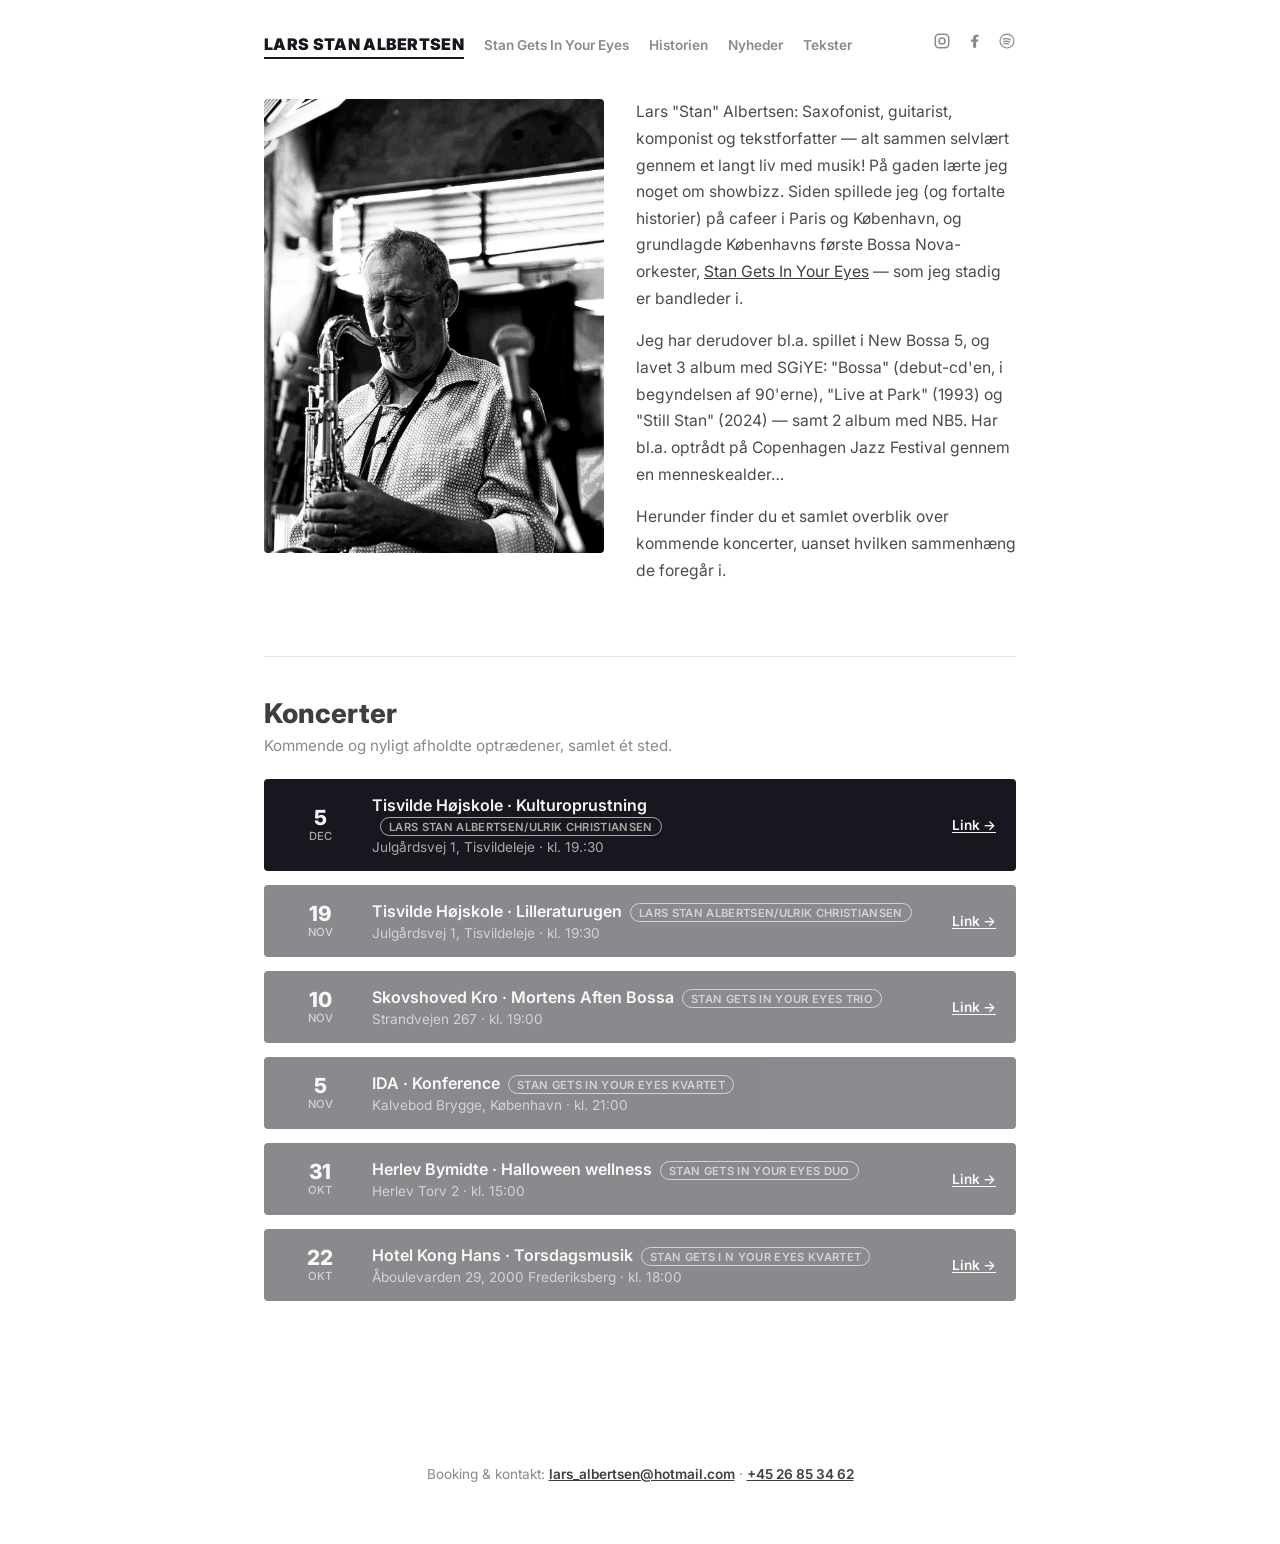
<file: index.html>
<!DOCTYPE html>
<html lang="da">
<head>
  <meta charset="UTF-8">
  <meta name="viewport" content="width=device-width, initial-scale=1.0">
  <title>Lars Stan Albertsen · Saxofonist</title>
  <meta name="description" content="Lars Nagel Albertsen — saxofonist og fast medlem af Stan Gets In Your Eyes, Danmarks ældste Bossa Nova-orkester. Se koncerter, nyheder og musik.">
  <link rel="canonical" href="https://larsnagelalbertsen.dk/">

  <meta property="og:type" content="website">
  <meta property="og:title" content="Lars Stan Albertsen · Saxofonist">
  <meta property="og:description" content="Lars Nagel Albertsen — saxofonist og fast medlem af Stan Gets In Your Eyes, Danmarks ældste Bossa Nova-orkester.">
  <meta property="og:url" content="https://larsnagelalbertsen.dk/">
  <meta property="og:image" content="https://larsnagelalbertsen.dk/images/lars/sax-lars.jpg">
  <meta name="twitter:card" content="summary_large_image">

  <link rel="icon" type="image/svg+xml" href="/favicon.svg">

  <link rel="preconnect" href="https://fonts.googleapis.com">
  <link href="https://fonts.googleapis.com/css2?family=Inter:wght@400;500;600;700;800;900&display=swap" rel="stylesheet">
  <link rel="stylesheet" href="style.css">

  <script type="application/ld+json">
  {
    "@context": "https://schema.org",
    "@type": "Person",
    "name": "Lars Nagel Albertsen",
    "alternateName": ["Lars Stan Albertsen", "Lars Albertsen"],
    "jobTitle": "Saxofonist",
    "url": "https://larsnagelalbertsen.dk/",
    "image": "https://larsnagelalbertsen.dk/images/lars/sax-lars.jpg",
    "memberOf": {
      "@type": "MusicGroup",
      "name": "Stan Gets In Your Eyes",
      "genre": "Bossa Nova",
      "foundingDate": "1986",
      "url": "https://larsnagelalbertsen.dk/stan-gets-in-your-eyes/"
    },
    "sameAs": [
      "https://www.instagram.com/lars_stan_albersen/",
      "https://www.facebook.com/profile.php?id=61558845957687",
      "https://open.spotify.com/artist/53Dsjyzh0SWKxuFf1CqgU6"
    ]
  }
  </script>
</head>
<body>

  <nav class="site-nav">
    <div class="site-nav-links">
    <a class="site-nav-name is-active" href="/">Lars Stan Albertsen</a>
    <a class="site-nav-tab" href="/stan-gets-in-your-eyes/">Stan Gets In Your Eyes</a>
    <a class="site-nav-tab" href="/historien/">Historien</a>
    <a class="site-nav-tab" href="/nyheder/">Nyheder</a>
    <a class="site-nav-tab" href="/tekster/">Tekster</a>
    </div>

    <div class="site-nav-social">
      <a href="https://www.instagram.com/lars_stan_albersen/" target="_blank" rel="noopener" aria-label="Instagram">
        <svg viewBox="0 0 24 24" fill="none" stroke="currentColor" stroke-width="2" stroke-linecap="round" stroke-linejoin="round"><rect x="3" y="3" width="18" height="18" rx="5"/><circle cx="12" cy="12" r="4"/><circle cx="17.5" cy="6.5" r="0.6" fill="currentColor" stroke="none"/></svg>
      </a>
      <a href="https://www.facebook.com/profile.php?id=61558845957687" target="_blank" rel="noopener" aria-label="Facebook">
        <svg viewBox="0 0 24 24" fill="currentColor"><path d="M13.5 21v-8h2.7l.4-3.1h-3.1V8c0-.9.2-1.5 1.6-1.5h1.7V3.7C15.9 3.6 14.9 3.5 13.7 3.5c-2.5 0-4.2 1.5-4.2 4.3v2.1H6.8v3.1h2.7v8h4z"/></svg>
      </a>
      <a href="https://open.spotify.com/artist/53Dsjyzh0SWKxuFf1CqgU6" target="_blank" rel="noopener" aria-label="Spotify">
        <svg viewBox="0 0 24 24" fill="none" stroke="currentColor" stroke-width="1.6" stroke-linecap="round"><circle cx="12" cy="12" r="9.3"/><path d="M7 9.5c3-1 7-.6 9.5 1"/><path d="M7.3 12.7c2.5-.8 5.8-.5 8 .8"/><path d="M7.6 15.7c2-.6 4.6-.4 6.3.6"/></svg>
      </a>
    </div>
  </nav>

  <main class="hub">
    <h1 class="visually-hidden">Lars Nagel Albertsen — saxofonist, medlem af Stan Gets In Your Eyes</h1>
    <section class="profile">
      <div class="profile-photo">
        <img src="images/lars/sax-lars.jpg" alt="Lars Nagel Albertsen (Lars Stan Albertsen) spiller saxofon">
      </div>
      <div class="profile-text">
        <p>Lars "Stan" Albertsen: Saxofonist, guitarist, komponist og
        tekstforfatter — alt sammen selvlært gennem et langt liv med
        musik! På gaden lærte jeg noget om showbizz. Siden spillede
        jeg (og fortalte historier) på cafeer i Paris og København,
        og grundlagde Københavns første Bossa Nova-orkester,
        <a href="/stan-gets-in-your-eyes/">Stan Gets In Your Eyes</a>
        — som jeg stadig er bandleder i.</p>

        <p>Jeg har derudover bl.a. spillet i New Bossa 5, og lavet 3
        album med SGiYE: "Bossa" (debut-cd'en, i begyndelsen af
        90'erne), "Live at Park" (1993) og "Still Stan" (2024) —
        samt 2 album med NB5. Har bl.a. optrådt på Copenhagen Jazz
        Festival gennem en menneskealder…</p>

        <p>Herunder finder du et samlet overblik over kommende
        koncerter, uanset hvilken sammenhæng de foregår i.</p>
      </div>
    </section>

    <section class="section" id="koncerter">
      <h2 class="section-title">Koncerter</h2>
      <p class="section-intro">Kommende og nyligt afholdte optrædener, samlet ét sted.</p>

      <ul id="events-list" class="events-list">
        <li class="events-loading">henter koncerter…</li>
      </ul>
    </section>
  </main>

  <footer class="site-footer">
    <p>Booking &amp; kontakt: <a href="mailto:lars_albertsen@hotmail.com">lars_albertsen@hotmail.com</a> · <a href="tel:+4526853462">+45 26 85 34 62</a></p>
  </footer>

  <script src="script.js"></script>
</body>
</html>
</file>
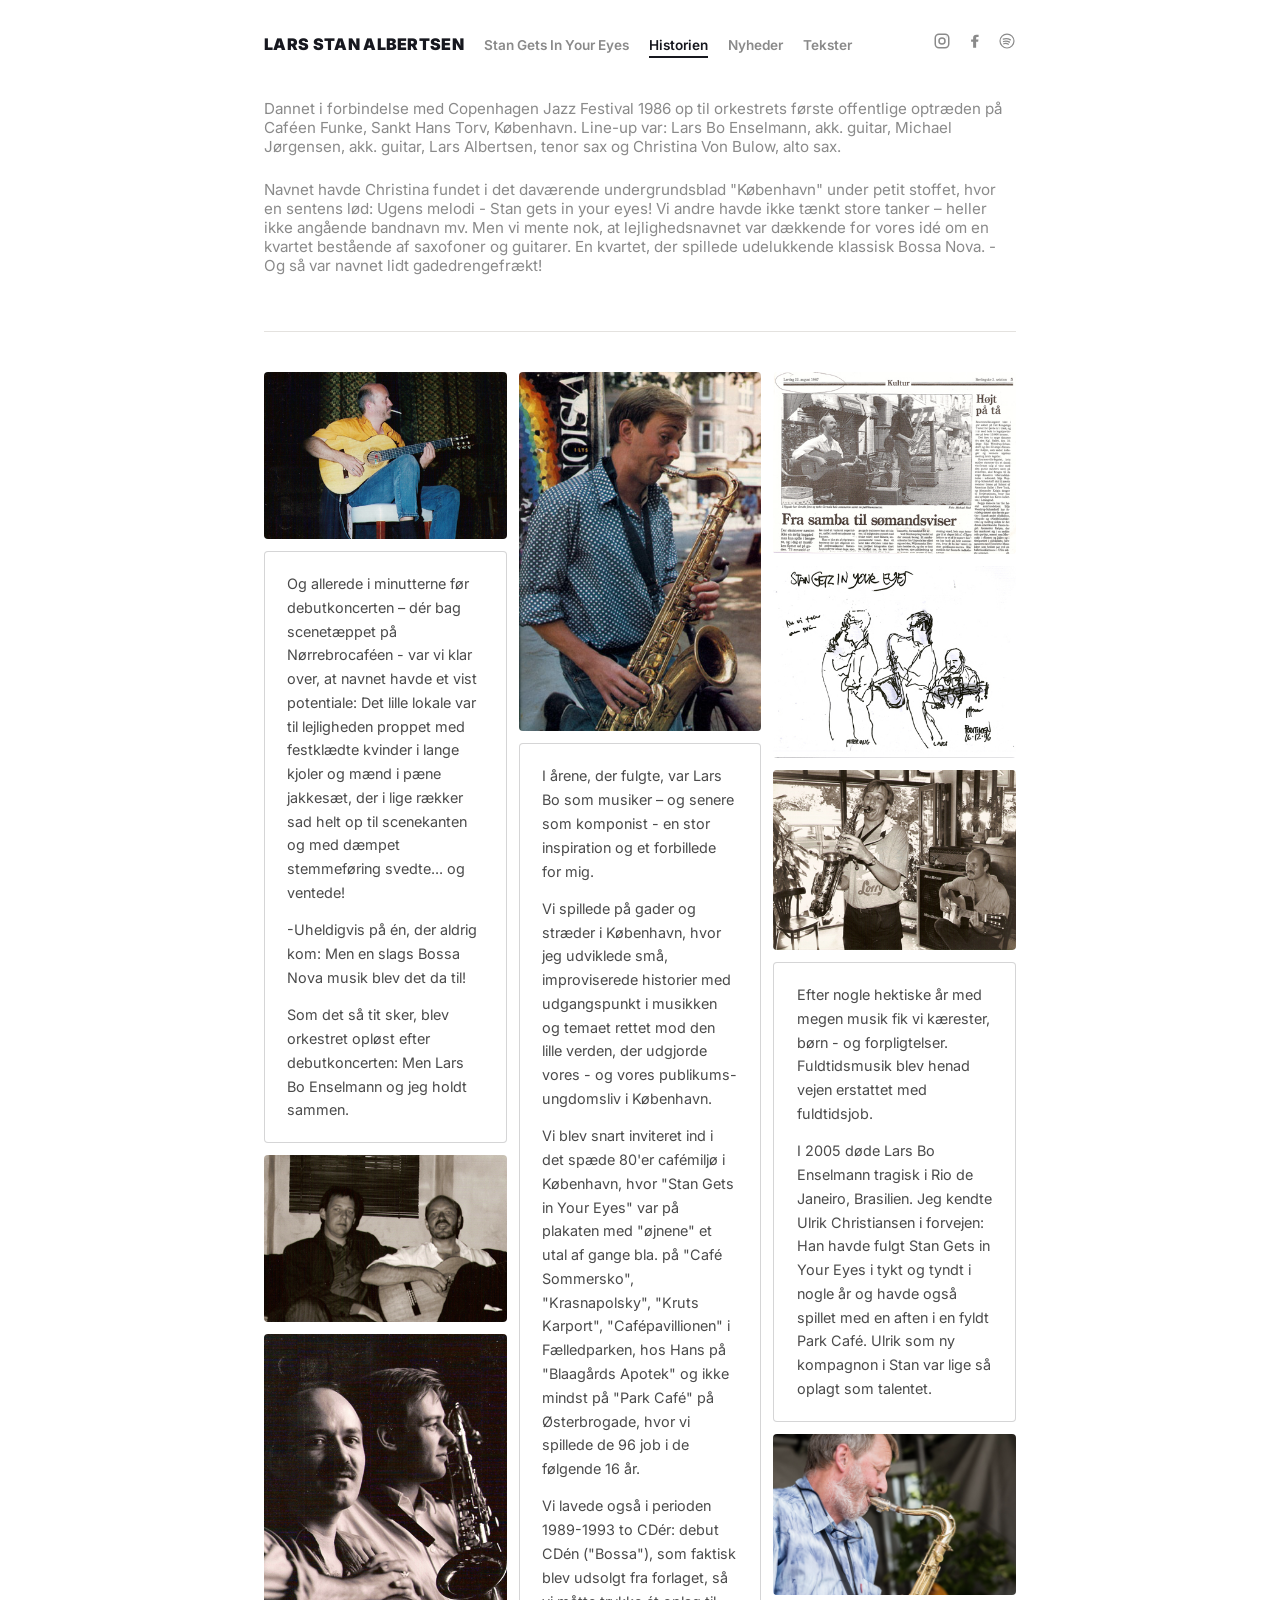
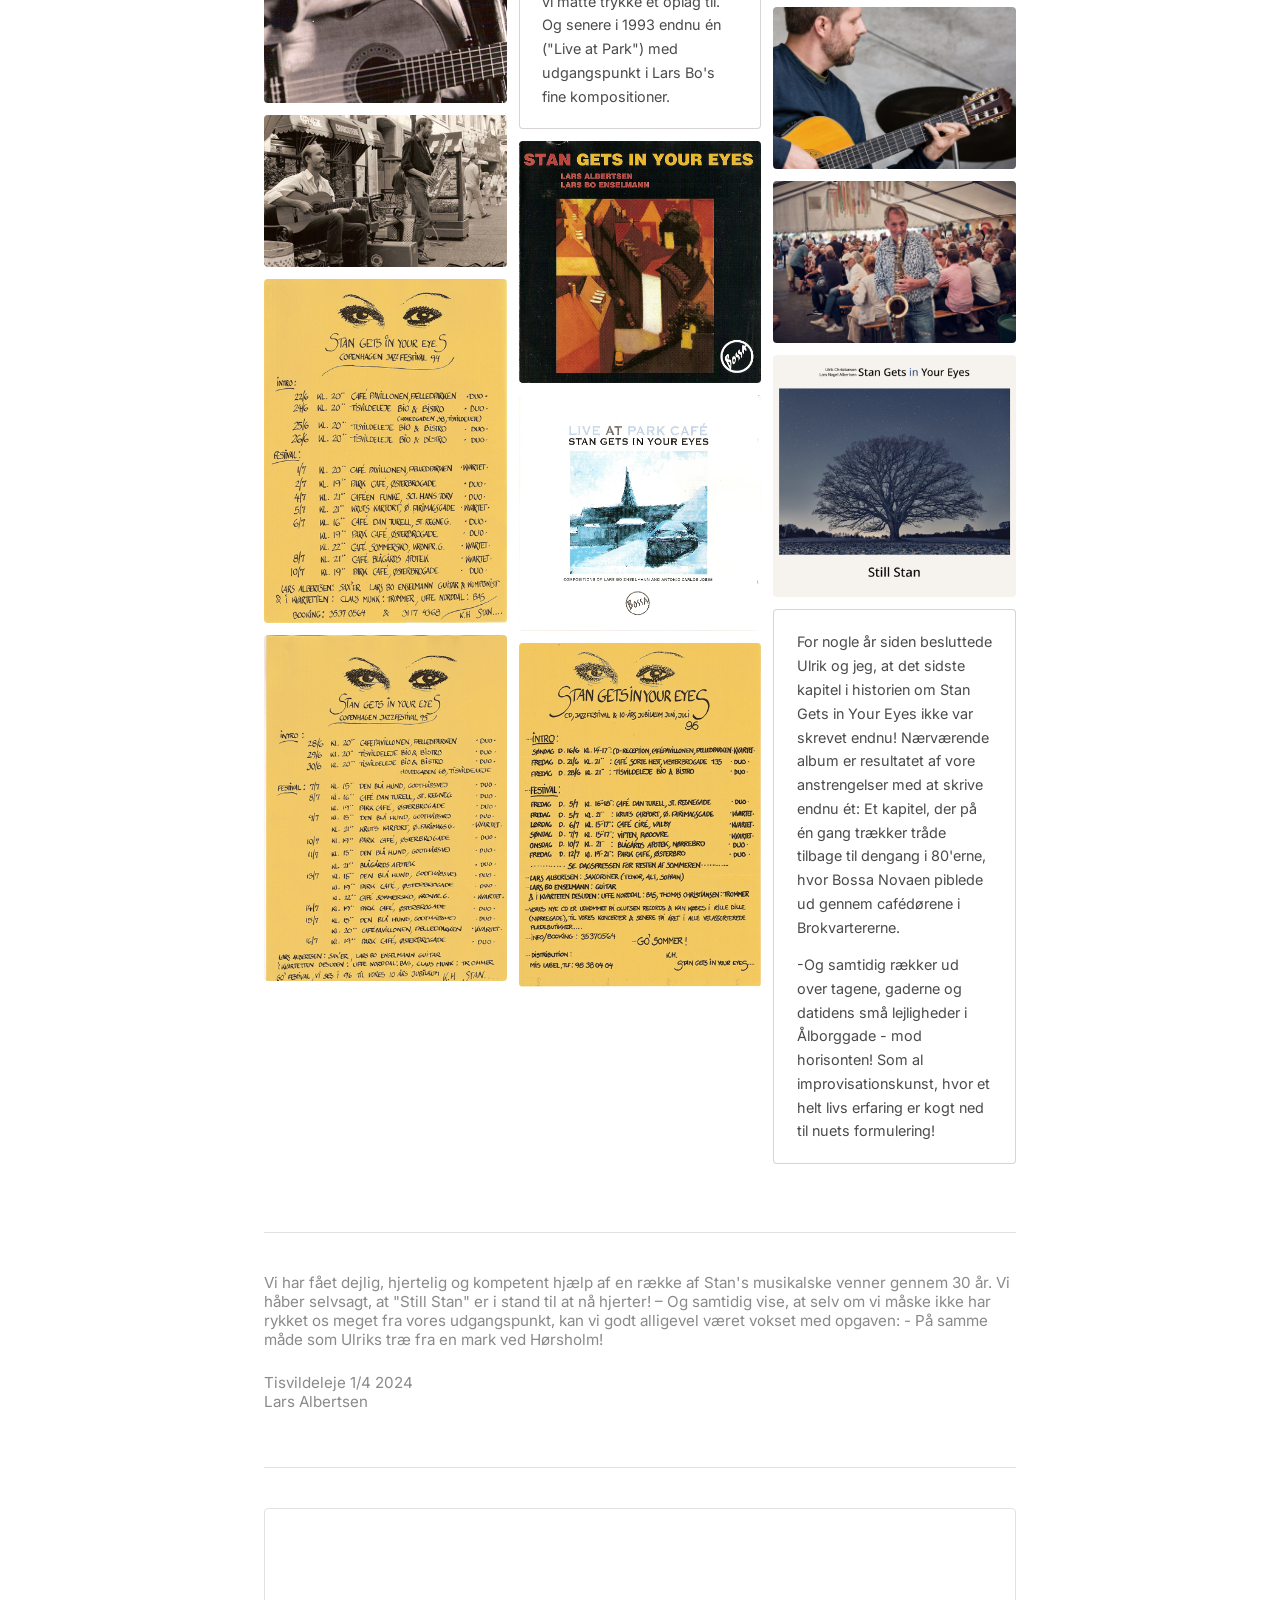
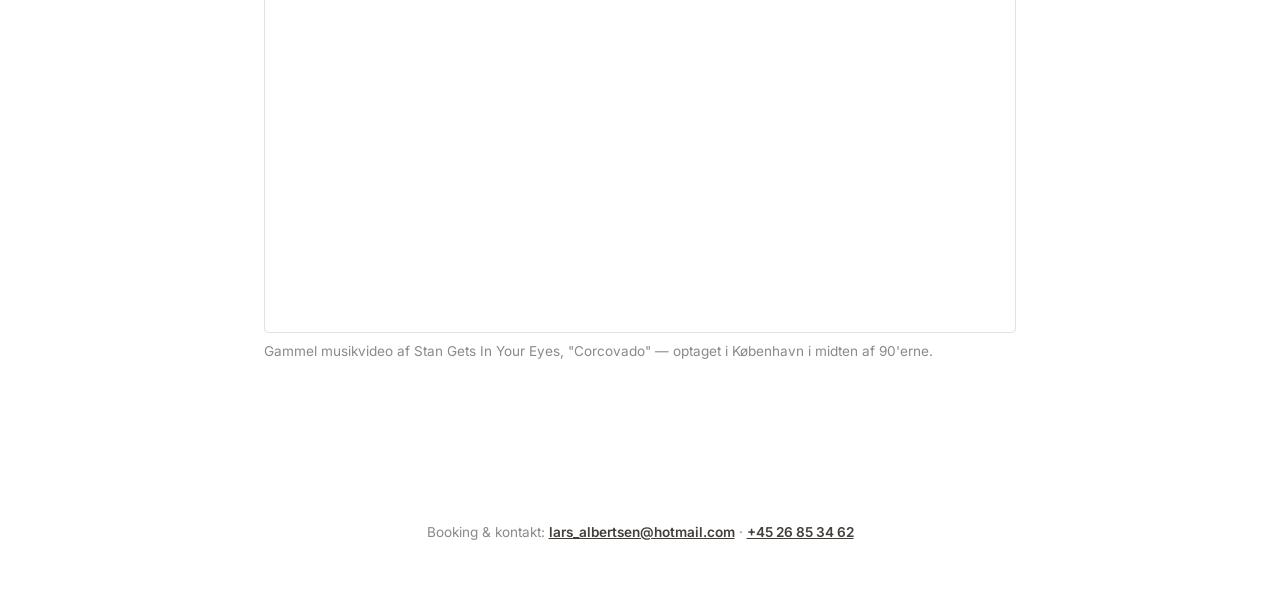
<file: historien/index.html>
<!DOCTYPE html>
<html lang="da">
<head>
  <meta charset="UTF-8">
  <meta name="viewport" content="width=device-width, initial-scale=1.0">
  <title>Historien · Lars Stan Albertsen</title>
  <meta name="description" content="Et arkiv af billeder, avisudklip og koncertprogrammer fra Stan Gets In Your Eyes' historie, med Lars Nagel Albertsen og Lars Bo Enselmann.">
  <link rel="canonical" href="https://larsnagelalbertsen.dk/historien/">

  <meta property="og:type" content="website">
  <meta property="og:title" content="Historien · Lars Stan Albertsen">
  <meta property="og:description" content="Et arkiv af billeder, avisudklip og koncertprogrammer fra Stan Gets In Your Eyes' historie.">
  <meta property="og:url" content="https://larsnagelalbertsen.dk/historien/">
  <meta property="og:image" content="https://larsnagelalbertsen.dk/images/historien/lars-90s-sax.jpg">
  <meta name="twitter:card" content="summary_large_image">

  <link rel="icon" type="image/svg+xml" href="/favicon.svg">

  <link rel="preconnect" href="https://fonts.googleapis.com">
  <link href="https://fonts.googleapis.com/css2?family=Inter:wght@400;500;600;700;800;900&display=swap" rel="stylesheet">
  <link rel="stylesheet" href="../style.css">
</head>
<body>

  <nav class="site-nav">
    <div class="site-nav-links">
    <a class="site-nav-name" href="/">Lars Stan Albertsen</a>
    <a class="site-nav-tab" href="/stan-gets-in-your-eyes/">Stan Gets In Your Eyes</a>
    <a class="site-nav-tab is-active" href="/historien/">Historien</a>
    <a class="site-nav-tab" href="/nyheder/">Nyheder</a>
    <a class="site-nav-tab" href="/tekster/">Tekster</a>
    </div>

    <div class="site-nav-social">
      <a href="https://www.instagram.com/lars_stan_albersen/" target="_blank" rel="noopener" aria-label="Instagram">
        <svg viewBox="0 0 24 24" fill="none" stroke="currentColor" stroke-width="2" stroke-linecap="round" stroke-linejoin="round"><rect x="3" y="3" width="18" height="18" rx="5"/><circle cx="12" cy="12" r="4"/><circle cx="17.5" cy="6.5" r="0.6" fill="currentColor" stroke="none"/></svg>
      </a>
      <a href="https://www.facebook.com/profile.php?id=61558845957687" target="_blank" rel="noopener" aria-label="Facebook">
        <svg viewBox="0 0 24 24" fill="currentColor"><path d="M13.5 21v-8h2.7l.4-3.1h-3.1V8c0-.9.2-1.5 1.6-1.5h1.7V3.7C15.9 3.6 14.9 3.5 13.7 3.5c-2.5 0-4.2 1.5-4.2 4.3v2.1H6.8v3.1h2.7v8h4z"/></svg>
      </a>
      <a href="https://open.spotify.com/artist/53Dsjyzh0SWKxuFf1CqgU6" target="_blank" rel="noopener" aria-label="Spotify">
        <svg viewBox="0 0 24 24" fill="none" stroke="currentColor" stroke-width="1.6" stroke-linecap="round"><circle cx="12" cy="12" r="9.3"/><path d="M7 9.5c3-1 7-.6 9.5 1"/><path d="M7.3 12.7c2.5-.8 5.8-.5 8 .8"/><path d="M7.6 15.7c2-.6 4.6-.4 6.3.6"/></svg>
      </a>
    </div>
  </nav>

  <main class="hub">
    <!-- Sidetitlen står skjult: den aktive fane i topnavigationen viser
         allerede hvilken side man er på. Beholdt for SEO/skærmlæsere. -->
    <h1 class="visually-hidden">Historien</h1>

    <section class="section" style="border-top: none; padding-top: 0;">
      <p class="section-intro">Dannet i forbindelse med Copenhagen Jazz Festival 1986 op til orkestrets første offentlige optræden på Caféen Funke, Sankt Hans Torv, København. Line-up var: Lars Bo Enselmann, akk. guitar, Michael Jørgensen, akk. guitar, Lars Albertsen, tenor sax og Christina Von Bulow, alto sax.</p>
      <p class="section-intro">Navnet havde Christina fundet i det daværende undergrundsblad "København" under petit stoffet, hvor en sentens lød: Ugens melodi - Stan gets in your eyes! Vi andre havde ikke tænkt store tanker – heller ikke angående bandnavn mv. Men vi mente nok, at lejlighedsnavnet var dækkende for vores idé om en kvartet bestående af saxofoner og guitarer. En kvartet, der spillede udelukkende klassisk Bossa Nova. - Og så var navnet lidt gadedrengefrækt!</p>
    </section>

    <section class="section" id="billeder">
      <div class="gallery gallery--masonry">
        <img src="../images/historien/serie3.jpg" alt="Lars Bo Enselmann spiller guitar" loading="lazy">

        <div class="gallery-note">
          <p>Og allerede i minutterne før debutkoncerten – dér bag scenetæppet på Nørrebrocaféen - var vi klar over, at navnet havde et vist potentiale: Det lille lokale var til lejligheden proppet med festklædte kvinder i lange kjoler og mænd i pæne jakkesæt, der i lige rækker sad helt op til scenekanten og med dæmpet stemmeføring svedte... og ventede!</p>
          <p>-Uheldigvis på én, der aldrig kom: Men en slags Bossa Nova musik blev det da til!</p>
          <p>Som det så tit sker, blev orkestret opløst efter debutkoncerten: Men Lars Bo Enselmann og jeg holdt sammen.</p>
        </div>

        <img src="../images/historien/serie2-kopi.jpg" alt="Fra dengang" loading="lazy">
        <img src="../images/historien/lars4.jpg" alt="Lars, ældre foto" loading="lazy">
        <img src="../images/historien/lars6.jpg" alt="Lars og Lars Bo Enselmann" loading="lazy">
        <img src="../images/historien/prog-94.jpg" alt="Koncertprogram 1994" loading="lazy">
        <img src="../images/historien/prog-95.jpg" alt="Koncertprogram 1995" loading="lazy">
        <img src="../images/historien/lars-90s-sax.jpg" alt="Lars spiller saxofon på gaden, 90'erne" class="col-break" loading="lazy">

        <div class="gallery-note gallery-note--b">
          <p>I årene, der fulgte, var Lars Bo som musiker – og senere som komponist - en stor inspiration og et forbillede for mig.</p>
          <p>Vi spillede på gader og stræder i København, hvor jeg udviklede små, improviserede historier med udgangspunkt i musikken og temaet rettet mod den lille verden, der udgjorde vores - og vores publikums-ungdomsliv i København.</p>
          <p>Vi blev snart inviteret ind i det spæde 80'er cafémiljø i København, hvor "Stan Gets in Your Eyes" var på plakaten med "øjnene" et utal af gange bla. på "Café Sommersko", "Krasnapolsky", "Kruts Karport", "Cafépavillionen" i Fælledparken, hos Hans på "Blaagårds Apotek" og ikke mindst på "Park Café" på Østerbrogade, hvor vi spillede de 96 job i de følgende 16 år.</p>
          <p>Vi lavede også i perioden 1989-1993 to CDér: debut CDén ("Bossa"), som faktisk blev udsolgt fra forlaget, så vi måtte trykke ét oplag til. Og senere i 1993 endnu én ("Live at Park") med udgangspunkt i Lars Bo's fine kompositioner.</p>
        </div>

        <img src="../images/historien/coversstanhigh.jpg" alt="Albumcover til debut-CD'en «Bossa»" loading="lazy">
        <img src="../images/historien/cover_live_park.jpg" alt="Albumcover til «Live at Park»" loading="lazy">
        <img src="../images/historien/prog-96.jpg" alt="Koncertprogram 1996" loading="lazy">
        <img src="../images/historien/avis.jpg" alt="Avisudklip" class="col-break" loading="lazy">
        <img src="../images/historien/politikken.jpg" alt="Avisudklip fra Politiken" loading="lazy">
        <img src="../images/historien/lars5.jpg" alt="Lars, ældre foto" loading="lazy">

        <div class="gallery-note gallery-note--c">
          <p>Efter nogle hektiske år med megen musik fik vi kærester, børn - og forpligtelser. Fuldtidsmusik blev henad vejen erstattet med fuldtidsjob.</p>
          <p>I 2005 døde Lars Bo Enselmann tragisk i Rio de Janeiro, Brasilien. Jeg kendte Ulrik Christiansen i forvejen: Han havde fulgt Stan Gets in Your Eyes i tykt og tyndt i nogle år og havde også spillet med en aften i en fyldt Park Café. Ulrik som ny kompagnon i Stan var lige så oplagt som talentet.</p>
        </div>

        <img src="../images/historien/lars-nu.jpg" alt="Lars spiller saxofon, i dag" loading="lazy">
        <img src="../images/historien/ulrik-nu.jpg" alt="Ulrik Christiansen spiller guitar, i dag" loading="lazy">
        <img src="../images/historien/stgye-mil24.jpg" alt="Stan Gets In Your Eyes til MIL 2024, Lars i front" loading="lazy">
        <img src="../images/historien/still-stan-cover.jpg" alt="Albumcoveret til Still Stan, træet fra en mark ved Hørsholm" loading="lazy">

        <div class="gallery-note gallery-note--d">
          <p>For nogle år siden besluttede Ulrik og jeg, at det sidste kapitel i historien om Stan Gets in Your Eyes ikke var skrevet endnu! Nærværende album er resultatet af vore anstrengelser med at skrive endnu ét: Et kapitel, der på én gang trækker tråde tilbage til dengang i 80'erne, hvor Bossa Novaen piblede ud gennem cafédørene i Brokvartererne.</p>
          <p>-Og samtidig rækker ud over tagene, gaderne og datidens små lejligheder i Ålborggade - mod horisonten! Som al improvisationskunst, hvor et helt livs erfaring er kogt ned til nuets formulering!</p>
        </div>
      </div>
    </section>

    <section class="section">
      <p class="section-intro">Vi har fået dejlig, hjertelig og kompetent hjælp af en række af Stan's musikalske venner gennem 30 år. Vi håber selvsagt, at "Still Stan" er i stand til at nå hjerter! – Og samtidig vise, at selv om vi måske ikke har rykket os meget fra vores udgangspunkt, kan vi godt alligevel været vokset med opgaven: - På samme måde som Ulriks træ fra en mark ved Hørsholm!</p>
      <p class="section-intro">Tisvildeleje 1/4 2024<br>Lars Albertsen</p>
    </section>

    <section class="section">
      <div class="video-embed">
        <iframe
          src="https://www.youtube.com/embed/PYtu8fqPDPU"
          title="Stan Gets In Your Eyes — Corcovado"
          allow="accelerometer; autoplay; clipboard-write; encrypted-media; gyroscope; picture-in-picture; web-share"
          referrerpolicy="strict-origin-when-cross-origin"
          loading="lazy"
          allowfullscreen>
        </iframe>
      </div>
      <p class="video-caption">Gammel musikvideo af Stan Gets In Your Eyes, "Corcovado" — optaget i København i midten af 90'erne.</p>
    </section>
  </main>

  <footer class="site-footer">
    <p>Booking &amp; kontakt: <a href="mailto:lars_albertsen@hotmail.com">lars_albertsen@hotmail.com</a> · <a href="tel:+4526853462">+45 26 85 34 62</a></p>
  </footer>

  <script src="../lightbox.js"></script>
</body>
</html>
</file>
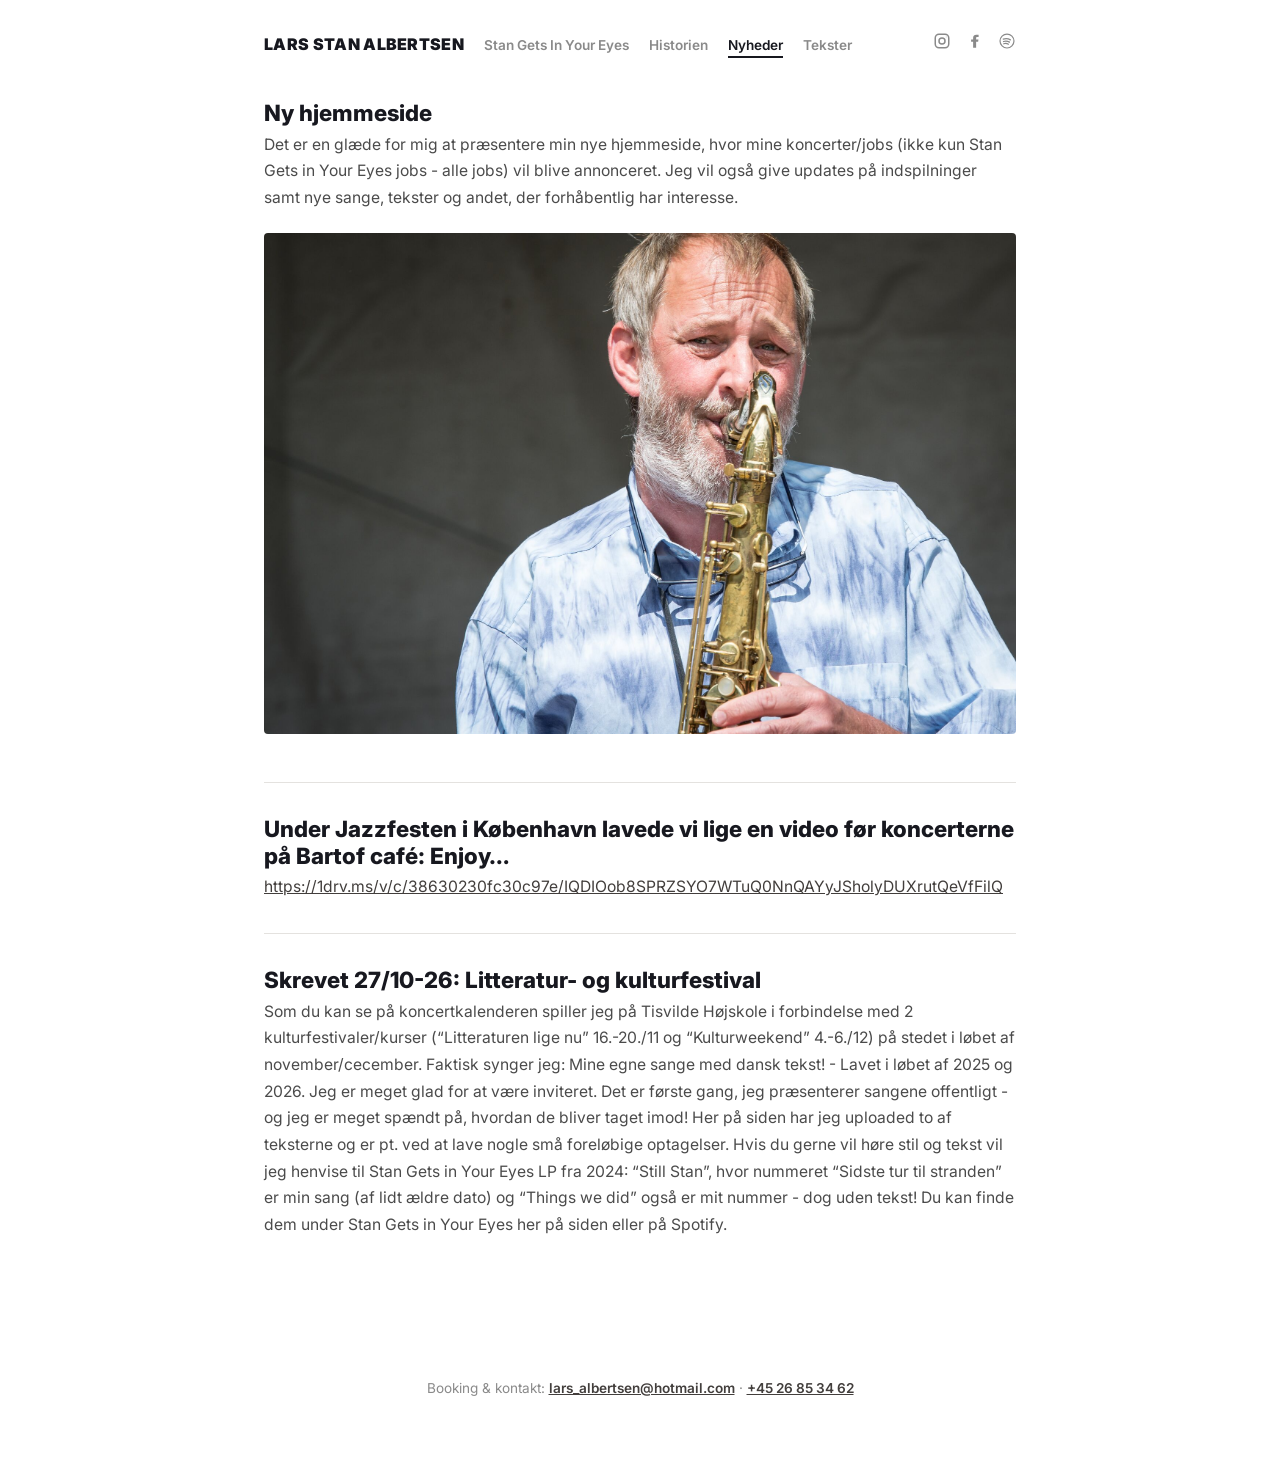
<file: nyheder/index.html>
<!DOCTYPE html>
<html lang="da">
<head>
  <meta charset="UTF-8">
  <meta name="viewport" content="width=device-width, initial-scale=1.0">
  <title>Nyheder · Lars Stan Albertsen</title>
  <meta name="description" content="Nyheder og opdateringer fra saxofonisten Lars Nagel Albertsen og bandet Stan Gets In Your Eyes.">
  <link rel="canonical" href="https://larsnagelalbertsen.dk/nyheder/">

  <meta property="og:type" content="website">
  <meta property="og:title" content="Nyheder · Lars Stan Albertsen">
  <meta property="og:description" content="Nyheder og opdateringer fra saxofonisten Lars Nagel Albertsen og bandet Stan Gets In Your Eyes.">
  <meta property="og:url" content="https://larsnagelalbertsen.dk/nyheder/">
  <meta property="og:image" content="https://larsnagelalbertsen.dk/images/lars/sax-lars.jpg">
  <meta name="twitter:card" content="summary_large_image">

  <link rel="icon" type="image/svg+xml" href="/favicon.svg">

  <link rel="preconnect" href="https://fonts.googleapis.com">
  <link href="https://fonts.googleapis.com/css2?family=Inter:wght@400;500;600;700;800;900&display=swap" rel="stylesheet">
  <link rel="stylesheet" href="../style.css">
</head>
<body>

  <nav class="site-nav">
    <div class="site-nav-links">
    <a class="site-nav-name" href="/">Lars Stan Albertsen</a>
    <a class="site-nav-tab" href="/stan-gets-in-your-eyes/">Stan Gets In Your Eyes</a>
    <a class="site-nav-tab" href="/historien/">Historien</a>
    <a class="site-nav-tab is-active" href="/nyheder/">Nyheder</a>
    <a class="site-nav-tab" href="/tekster/">Tekster</a>
    </div>

    <div class="site-nav-social">
      <a href="https://www.instagram.com/lars_stan_albersen/" target="_blank" rel="noopener" aria-label="Instagram">
        <svg viewBox="0 0 24 24" fill="none" stroke="currentColor" stroke-width="2" stroke-linecap="round" stroke-linejoin="round"><rect x="3" y="3" width="18" height="18" rx="5"/><circle cx="12" cy="12" r="4"/><circle cx="17.5" cy="6.5" r="0.6" fill="currentColor" stroke="none"/></svg>
      </a>
      <a href="https://www.facebook.com/profile.php?id=61558845957687" target="_blank" rel="noopener" aria-label="Facebook">
        <svg viewBox="0 0 24 24" fill="currentColor"><path d="M13.5 21v-8h2.7l.4-3.1h-3.1V8c0-.9.2-1.5 1.6-1.5h1.7V3.7C15.9 3.6 14.9 3.5 13.7 3.5c-2.5 0-4.2 1.5-4.2 4.3v2.1H6.8v3.1h2.7v8h4z"/></svg>
      </a>
      <a href="https://open.spotify.com/artist/53Dsjyzh0SWKxuFf1CqgU6" target="_blank" rel="noopener" aria-label="Spotify">
        <svg viewBox="0 0 24 24" fill="none" stroke="currentColor" stroke-width="1.6" stroke-linecap="round"><circle cx="12" cy="12" r="9.3"/><path d="M7 9.5c3-1 7-.6 9.5 1"/><path d="M7.3 12.7c2.5-.8 5.8-.5 8 .8"/><path d="M7.6 15.7c2-.6 4.6-.4 6.3.6"/></svg>
      </a>
    </div>
  </nav>

  <main class="hub">
    <!-- Sidetitlen står skjult: den aktive fane i topnavigationen viser
         allerede hvilken side man er på. Beholdt for SEO/skærmlæsere. -->
    <h1 class="visually-hidden">Nyheder</h1>

    <ul id="news-list" class="news-list">
      <li class="news-loading">henter nyheder…</li>
    </ul>
  </main>

  <footer class="site-footer">
    <p>Booking &amp; kontakt: <a href="mailto:lars_albertsen@hotmail.com">lars_albertsen@hotmail.com</a> · <a href="tel:+4526853462">+45 26 85 34 62</a></p>
  </footer>

  <script src="../news.js"></script>
</body>
</html>
</file>
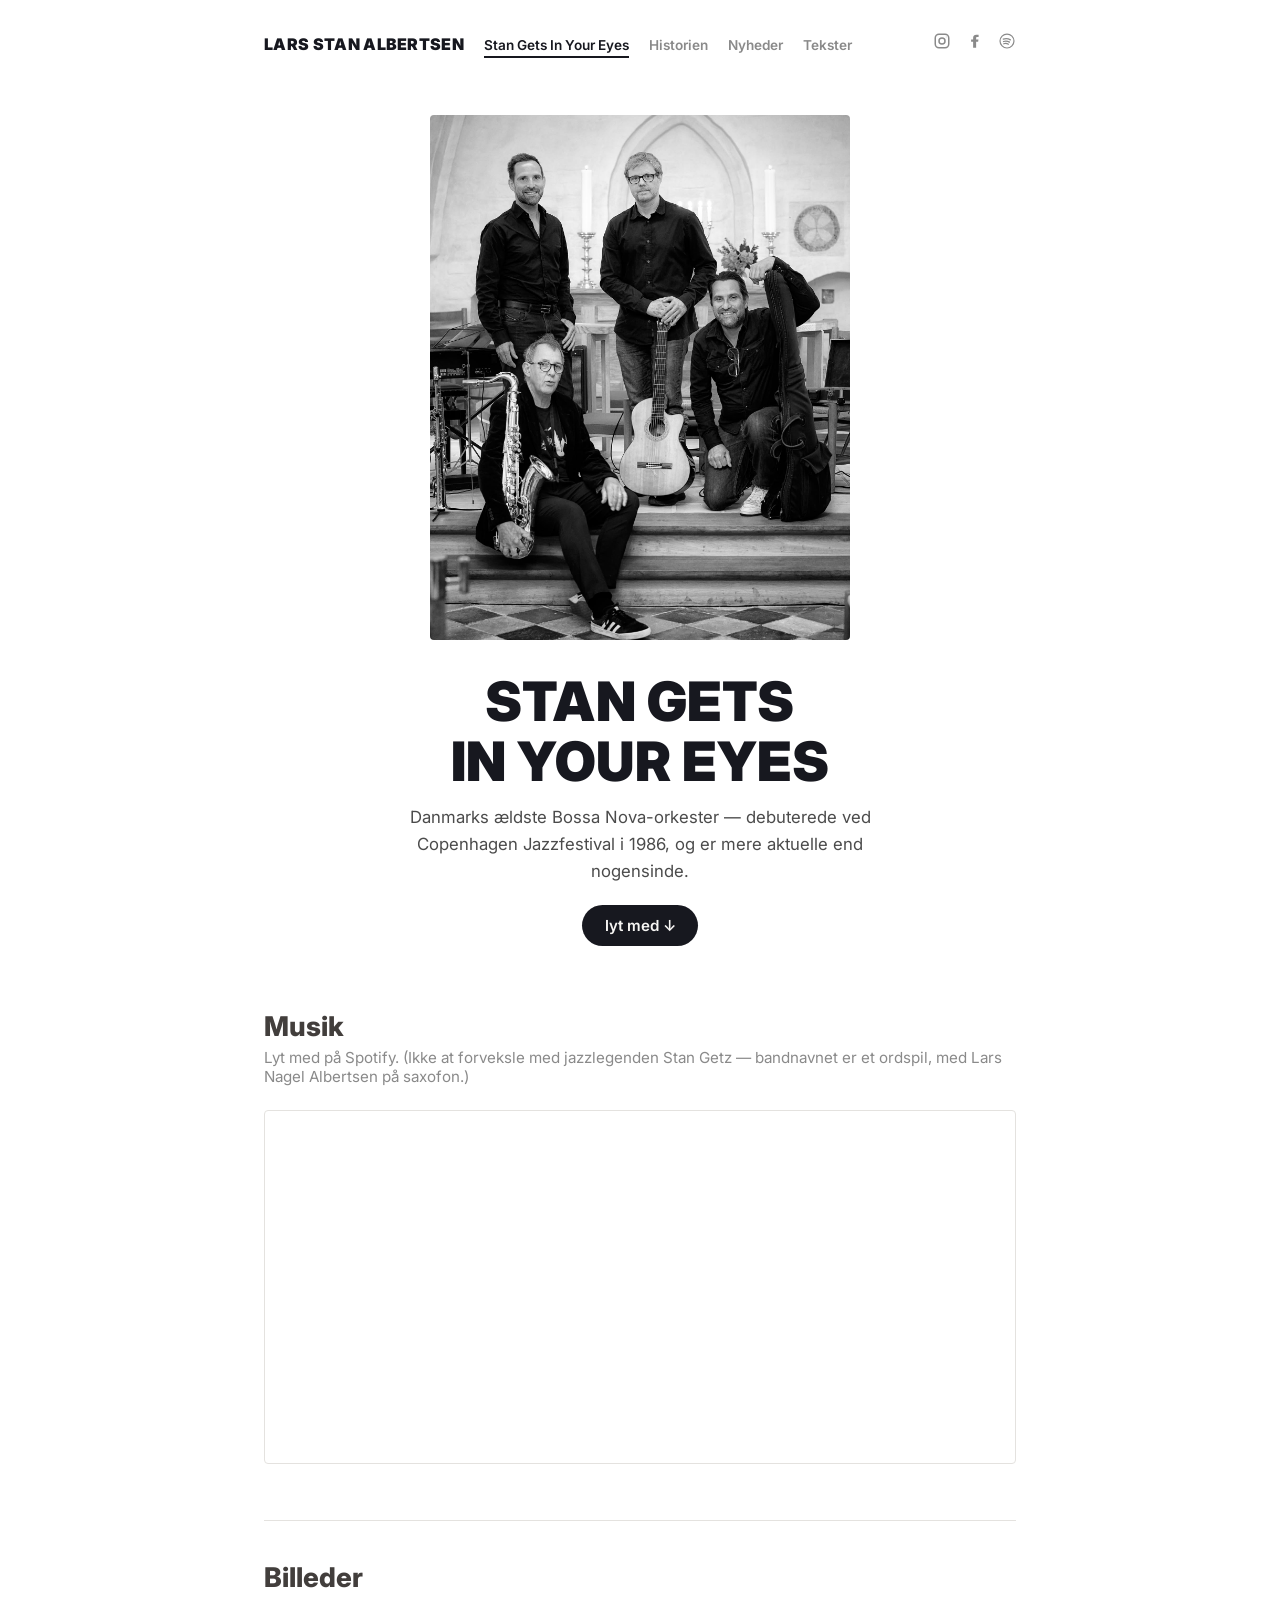
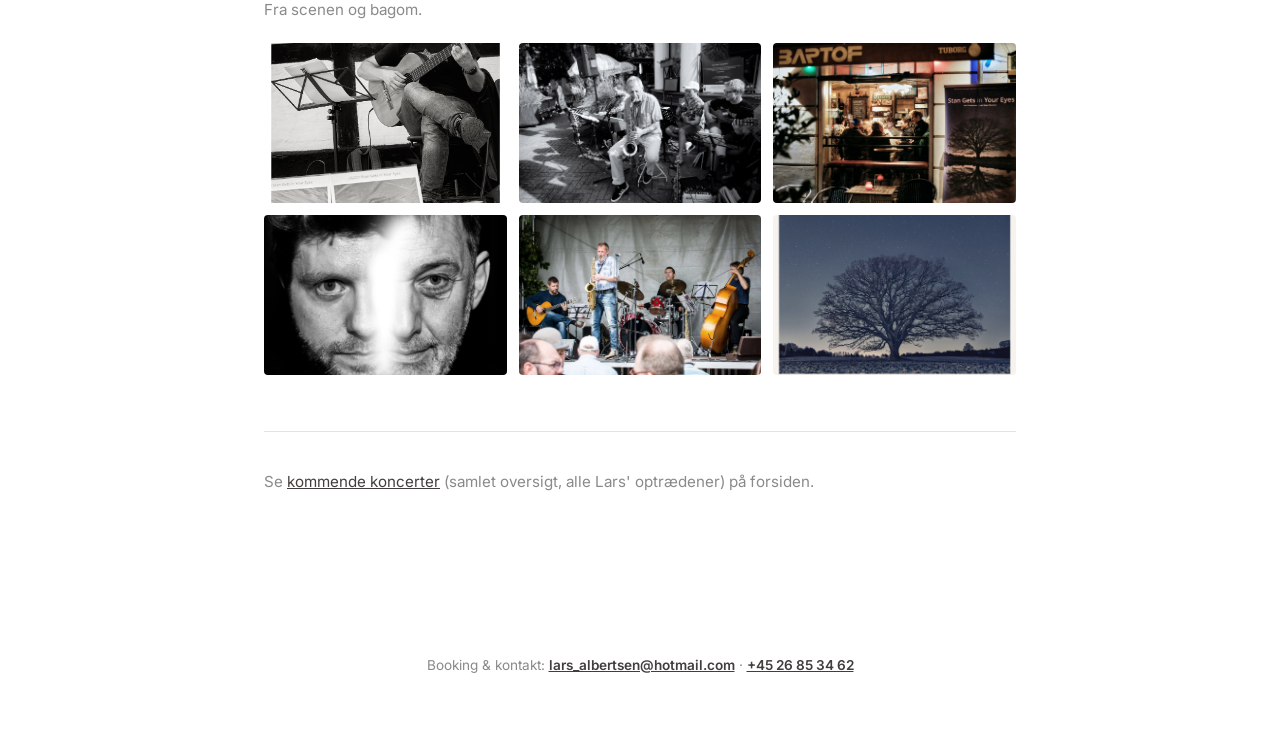
<file: stan-gets-in-your-eyes/index.html>
<!DOCTYPE html>
<html lang="da">
<head>
  <meta charset="UTF-8">
  <meta name="viewport" content="width=device-width, initial-scale=1.0">
  <title>Stan Gets In Your Eyes · Bossa Nova-orkester siden 1986</title>
  <meta name="description" content="Stan Gets In Your Eyes — Danmarks ældste Bossa Nova-orkester, med saxofonist Lars Nagel Albertsen. Aktive siden debut ved Copenhagen Jazzfestival 1986. Lyt på Spotify.">
  <link rel="canonical" href="https://larsnagelalbertsen.dk/stan-gets-in-your-eyes/">

  <meta property="og:type" content="music.musician">
  <meta property="og:title" content="Stan Gets In Your Eyes · Bossa Nova-orkester siden 1986">
  <meta property="og:description" content="Danmarks ældste Bossa Nova-orkester — debuterede ved Copenhagen Jazzfestival i 1986, og er mere aktuelle end nogensinde.">
  <meta property="og:url" content="https://larsnagelalbertsen.dk/stan-gets-in-your-eyes/">
  <meta property="og:image" content="https://larsnagelalbertsen.dk/images/stgye/full-band-class-foto.jpg">
  <meta name="twitter:card" content="summary_large_image">

  <link rel="icon" type="image/svg+xml" href="/favicon.svg">

  <link rel="preconnect" href="https://fonts.googleapis.com">
  <link href="https://fonts.googleapis.com/css2?family=Inter:wght@400;500;600;700;800;900&display=swap" rel="stylesheet">
  <link rel="stylesheet" href="../style.css">

  <script type="application/ld+json">
  {
    "@context": "https://schema.org",
    "@type": "MusicGroup",
    "name": "Stan Gets In Your Eyes",
    "genre": "Bossa Nova",
    "foundingDate": "1986",
    "foundingLocation": "København, Danmark",
    "url": "https://larsnagelalbertsen.dk/stan-gets-in-your-eyes/",
    "image": "https://larsnagelalbertsen.dk/images/stgye/full-band-class-foto.jpg",
    "member": {
      "@type": "Person",
      "name": "Lars Nagel Albertsen",
      "alternateName": "Lars Stan Albertsen"
    },
    "sameAs": [
      "https://open.spotify.com/artist/53Dsjyzh0SWKxuFf1CqgU6",
      "https://www.instagram.com/lars_stan_albersen/",
      "https://www.facebook.com/profile.php?id=61558845957687"
    ]
  }
  </script>
</head>
<body>

  <nav class="site-nav">
    <div class="site-nav-links">
    <a class="site-nav-name" href="/">Lars Stan Albertsen</a>
    <a class="site-nav-tab is-active" href="/stan-gets-in-your-eyes/">Stan Gets In Your Eyes</a>
    <a class="site-nav-tab" href="/historien/">Historien</a>
    <a class="site-nav-tab" href="/nyheder/">Nyheder</a>
    <a class="site-nav-tab" href="/tekster/">Tekster</a>
    </div>

    <div class="site-nav-social">
      <a href="https://www.instagram.com/lars_stan_albersen/" target="_blank" rel="noopener" aria-label="Instagram">
        <svg viewBox="0 0 24 24" fill="none" stroke="currentColor" stroke-width="2" stroke-linecap="round" stroke-linejoin="round"><rect x="3" y="3" width="18" height="18" rx="5"/><circle cx="12" cy="12" r="4"/><circle cx="17.5" cy="6.5" r="0.6" fill="currentColor" stroke="none"/></svg>
      </a>
      <a href="https://www.facebook.com/profile.php?id=61558845957687" target="_blank" rel="noopener" aria-label="Facebook">
        <svg viewBox="0 0 24 24" fill="currentColor"><path d="M13.5 21v-8h2.7l.4-3.1h-3.1V8c0-.9.2-1.5 1.6-1.5h1.7V3.7C15.9 3.6 14.9 3.5 13.7 3.5c-2.5 0-4.2 1.5-4.2 4.3v2.1H6.8v3.1h2.7v8h4z"/></svg>
      </a>
      <a href="https://open.spotify.com/artist/53Dsjyzh0SWKxuFf1CqgU6" target="_blank" rel="noopener" aria-label="Spotify">
        <svg viewBox="0 0 24 24" fill="none" stroke="currentColor" stroke-width="1.6" stroke-linecap="round"><circle cx="12" cy="12" r="9.3"/><path d="M7 9.5c3-1 7-.6 9.5 1"/><path d="M7.3 12.7c2.5-.8 5.8-.5 8 .8"/><path d="M7.6 15.7c2-.6 4.6-.4 6.3.6"/></svg>
      </a>
    </div>
  </nav>

  <header class="hero">
    <div class="hero-photo">
      <img src="../images/stgye/full-band-class-foto.jpg" alt="Stan Gets In Your Eyes — bandfoto">
    </div>
    <h1 class="hero-title">Stan Gets<br>In Your Eyes</h1>
    <p class="hero-tagline">Danmarks ældste Bossa Nova-orkester — debuterede ved Copenhagen Jazzfestival i 1986, og er mere aktuelle end nogensinde.</p>
    <a class="hero-cta" href="#musik">lyt med ↓</a>
  </header>

  <main>
    <section class="section" id="musik">
      <h2 class="section-title">Musik</h2>
      <p class="section-intro">Lyt med på Spotify. (Ikke at forveksle med jazzlegenden Stan Getz — bandnavnet er et ordspil, med Lars Nagel Albertsen på saxofon.)</p>

      <div class="spotify-embed">
        <iframe
          title="Spotify afspiller — Stan Gets In Your Eyes"
          src="https://open.spotify.com/embed/artist/53Dsjyzh0SWKxuFf1CqgU6"
          width="100%" height="352" frameborder="0"
          allow="autoplay; clipboard-write; encrypted-media; fullscreen; picture-in-picture"
          loading="lazy">
        </iframe>
      </div>
    </section>

    <section class="section" id="billeder">
      <h2 class="section-title">Billeder</h2>
      <p class="section-intro">Fra scenen og bagom.</p>

      <div class="gallery">
        <img src="../images/stgye/ulrik-guitar.jpg" alt="Ulrik Christiansen spiller guitar" loading="lazy">
        <img src="../images/stgye/full-band.jpg" alt="Bandet spiller udendørs" loading="lazy">
        <img src="../images/stgye/bartof-vibe.jpg" alt="Stemningsbillede fra Bartof" loading="lazy">
        <img src="../images/stgye/two-in-one-faces.jpg" alt="Kunstnerisk dobbelteksponeret portræt" loading="lazy">
        <img src="../images/stgye/band-photo-fb.jpg" alt="Stan Gets In Your Eyes" loading="lazy">
        <img src="../images/stgye/still-stan.jpg" alt="Still Stan-albummet" loading="lazy">
      </div>
    </section>

    <section class="section">
      <p class="section-intro">Se <a href="/#koncerter">kommende koncerter</a> (samlet oversigt, alle Lars' optrædener) på forsiden.</p>
    </section>
  </main>

  <footer class="site-footer">
    <p>Booking &amp; kontakt: <a href="mailto:lars_albertsen@hotmail.com">lars_albertsen@hotmail.com</a> · <a href="tel:+4526853462">+45 26 85 34 62</a></p>
  </footer>

  <script src="../lightbox.js"></script>
</body>
</html>
</file>
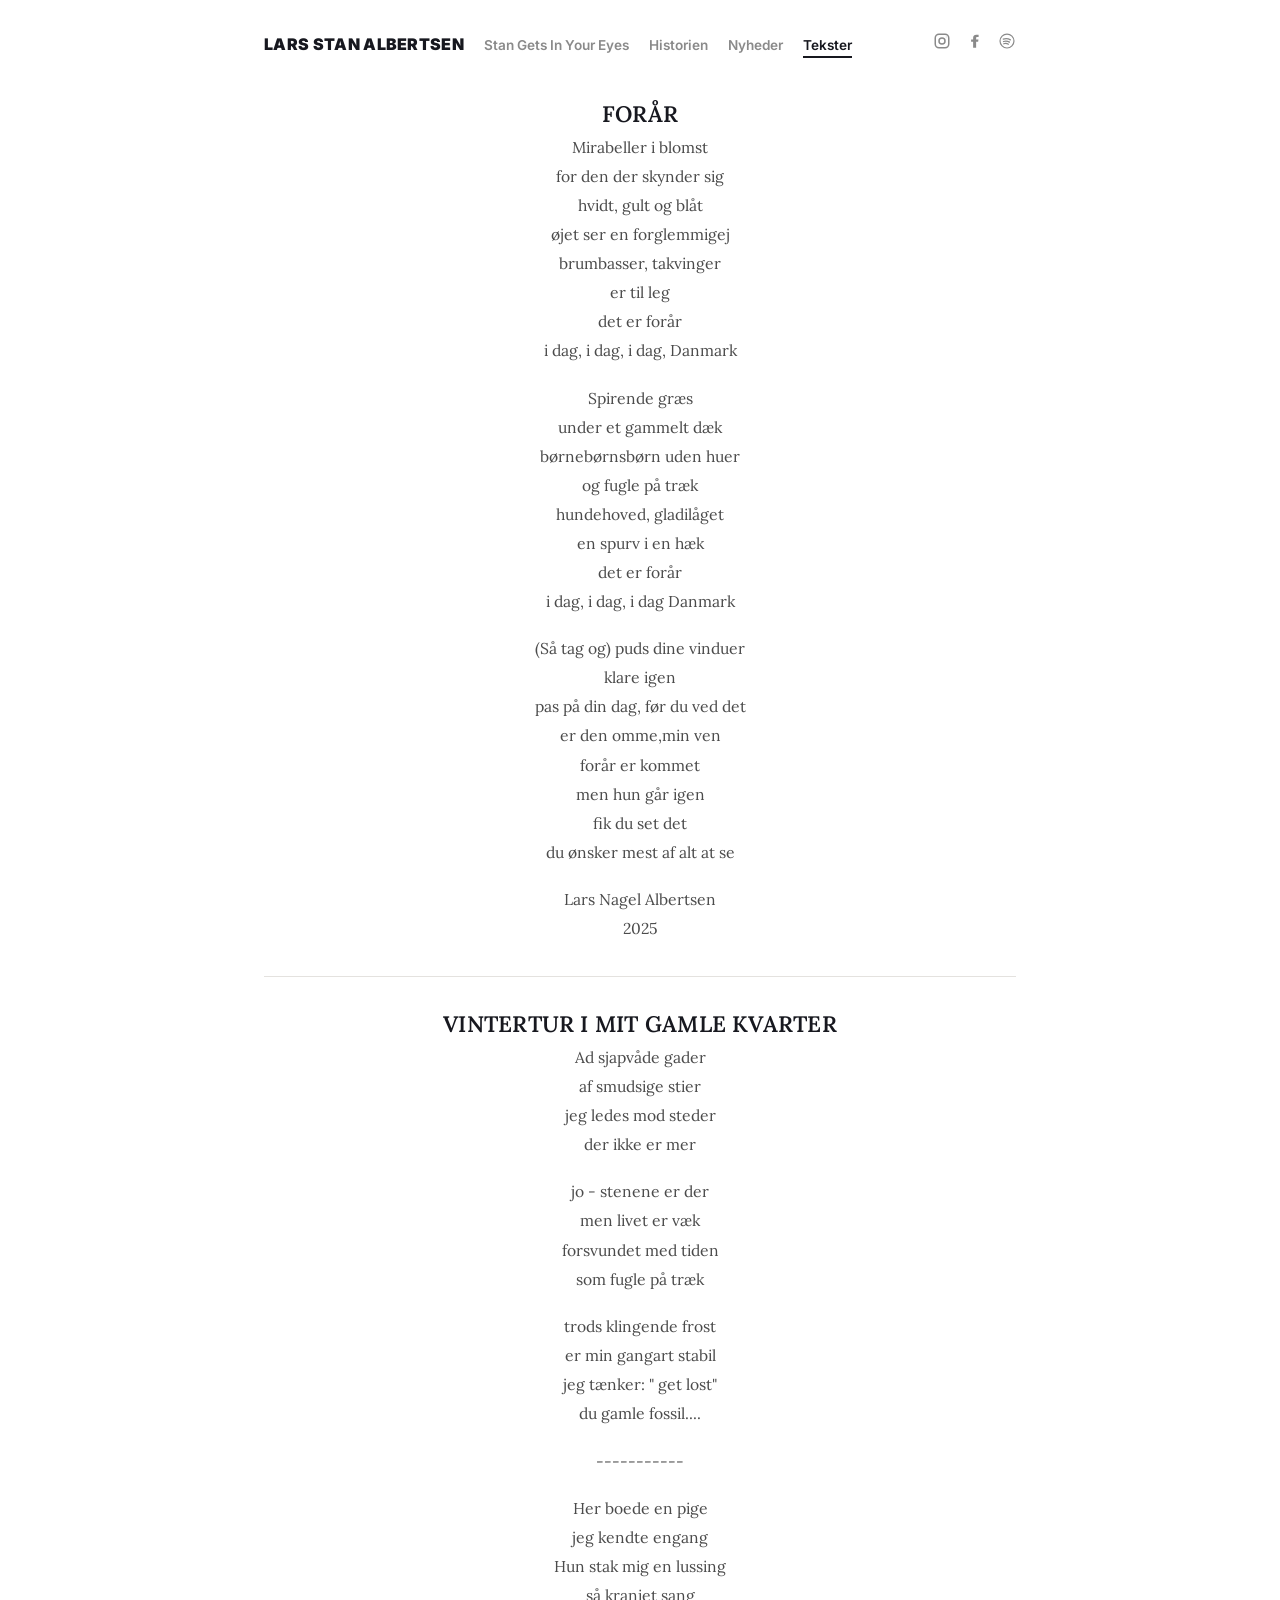
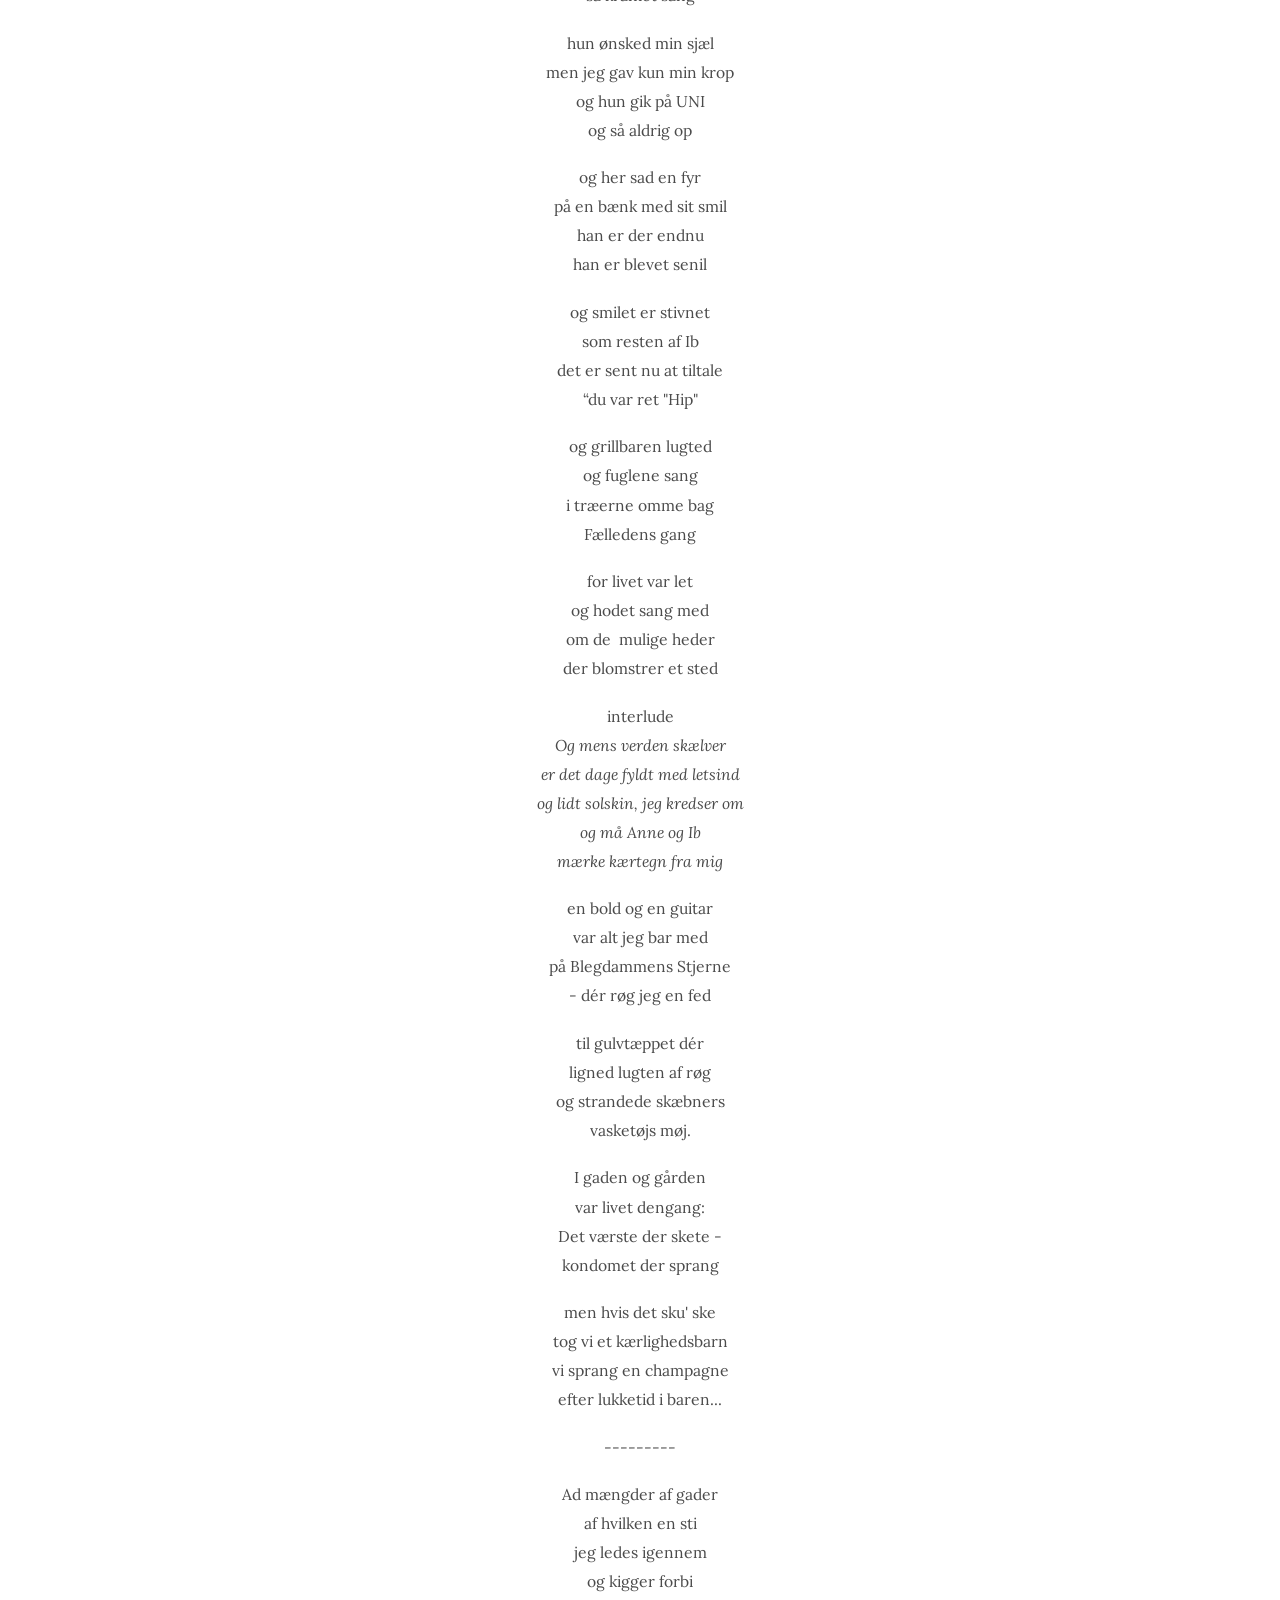
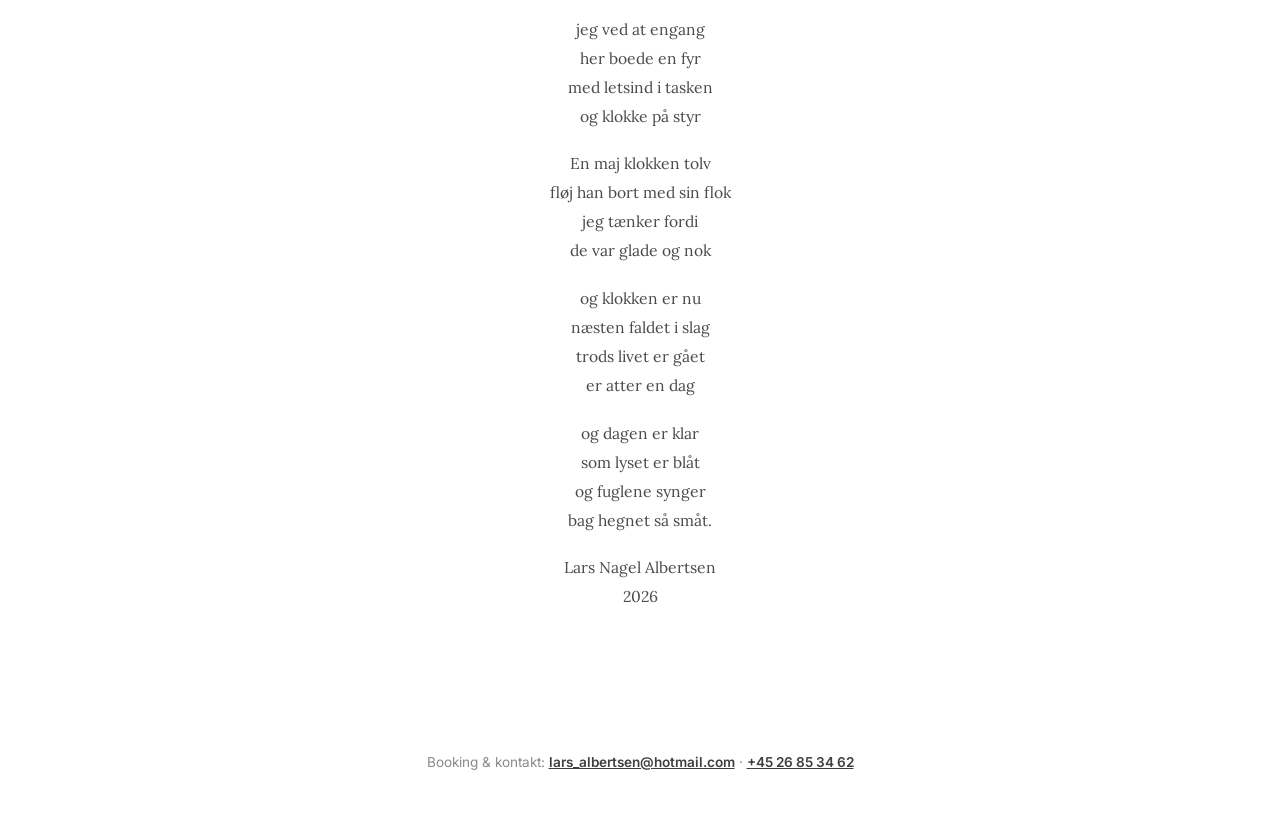
<file: tekster/index.html>
<!DOCTYPE html>
<html lang="da">
<head>
  <meta charset="UTF-8">
  <meta name="viewport" content="width=device-width, initial-scale=1.0">
  <title>Tekster · Lars Stan Albertsen</title>
  <meta name="description" content="Tekster og digte skrevet af saxofonisten Lars Nagel Albertsen.">
  <link rel="canonical" href="https://larsnagelalbertsen.dk/tekster/">

  <meta property="og:type" content="website">
  <meta property="og:title" content="Tekster · Lars Stan Albertsen">
  <meta property="og:description" content="Tekster og digte skrevet af saxofonisten Lars Nagel Albertsen.">
  <meta property="og:url" content="https://larsnagelalbertsen.dk/tekster/">
  <meta property="og:image" content="https://larsnagelalbertsen.dk/images/lars/sax-lars.jpg">
  <meta name="twitter:card" content="summary_large_image">

  <link rel="icon" type="image/svg+xml" href="/favicon.svg">

  <link rel="preconnect" href="https://fonts.googleapis.com">
  <link rel="preconnect" href="https://fonts.gstatic.com" crossorigin>
  <!-- Lora (serif) bruges kun her, til digte Lars sætter i serif i Google Doc'et -->
  <link href="https://fonts.googleapis.com/css2?family=Inter:wght@400;500;600;700;800;900&family=Lora:ital,wght@0,400;0,500;0,600;1,400&display=swap" rel="stylesheet">
  <link rel="stylesheet" href="../style.css">
</head>
<body>

  <nav class="site-nav">
    <div class="site-nav-links">
    <a class="site-nav-name" href="/">Lars Stan Albertsen</a>
    <a class="site-nav-tab" href="/stan-gets-in-your-eyes/">Stan Gets In Your Eyes</a>
    <a class="site-nav-tab" href="/historien/">Historien</a>
    <a class="site-nav-tab" href="/nyheder/">Nyheder</a>
    <a class="site-nav-tab is-active" href="/tekster/">Tekster</a>
    </div>

    <div class="site-nav-social">
      <a href="https://www.instagram.com/lars_stan_albersen/" target="_blank" rel="noopener" aria-label="Instagram">
        <svg viewBox="0 0 24 24" fill="none" stroke="currentColor" stroke-width="2" stroke-linecap="round" stroke-linejoin="round"><rect x="3" y="3" width="18" height="18" rx="5"/><circle cx="12" cy="12" r="4"/><circle cx="17.5" cy="6.5" r="0.6" fill="currentColor" stroke="none"/></svg>
      </a>
      <a href="https://www.facebook.com/profile.php?id=61558845957687" target="_blank" rel="noopener" aria-label="Facebook">
        <svg viewBox="0 0 24 24" fill="currentColor"><path d="M13.5 21v-8h2.7l.4-3.1h-3.1V8c0-.9.2-1.5 1.6-1.5h1.7V3.7C15.9 3.6 14.9 3.5 13.7 3.5c-2.5 0-4.2 1.5-4.2 4.3v2.1H6.8v3.1h2.7v8h4z"/></svg>
      </a>
      <a href="https://open.spotify.com/artist/53Dsjyzh0SWKxuFf1CqgU6" target="_blank" rel="noopener" aria-label="Spotify">
        <svg viewBox="0 0 24 24" fill="none" stroke="currentColor" stroke-width="1.6" stroke-linecap="round"><circle cx="12" cy="12" r="9.3"/><path d="M7 9.5c3-1 7-.6 9.5 1"/><path d="M7.3 12.7c2.5-.8 5.8-.5 8 .8"/><path d="M7.6 15.7c2-.6 4.6-.4 6.3.6"/></svg>
      </a>
    </div>
  </nav>

  <main class="hub">
    <!-- Sidetitlen står skjult: den aktive fane i topnavigationen viser
         allerede hvilken side man er på. Beholdt for SEO/skærmlæsere. -->
    <h1 class="visually-hidden">Tekster</h1>

    <ul id="texts-list" class="news-list">
      <li class="news-loading">henter tekster…</li>
    </ul>
  </main>

  <footer class="site-footer">
    <p>Booking &amp; kontakt: <a href="mailto:lars_albertsen@hotmail.com">lars_albertsen@hotmail.com</a> · <a href="tel:+4526853462">+45 26 85 34 62</a></p>
  </footer>

  <script src="../texts.js"></script>
</body>
</html>
</file>
<file: style.css>
/*
  Skrift + farvetema inspireret af albertewinding.dk: fladt, hvidt,
  monokromt layout — sort/mørk logo-tekst i bold versaler, varm
  mørkegrå overskrifter, grå brødtekst. Ingen farveaccenter, ingen
  skygger/dekoration. Spotify-embed og billedgalleri bevaret.
*/
:root {
  --bg: #ffffff;
  --ink: #17181f;          /* næsten sort, til navn/knapper/kort */
  --charcoal: #423e3c;     /* varm mørkegrå til overskrifter */
  --body: #4b4b4b;         /* brødtekst */
  --muted: #8a8a8a;        /* sekundær/dæmpet tekst */
  --paper: #f6f5f3;        /* lys tekst ovenpå mørke flader */
  --on-dark-dim: #aaa9a6;  /* sekundær tekst ovenpå mørke flader */
  --line: #e4e2df;         /* tynde delelinjer */
  --radius: 4px;
}

* { box-sizing: border-box; }

/* Skjuler visuelt, men holder indhold synligt for skærmlæsere og
   søgemaskiner — bruges til fx en h1, der ikke skal fylde noget
   visuelt, men stadig give siden en korrekt semantisk hovedoverskrift. */
.visually-hidden {
  position: absolute;
  width: 1px;
  height: 1px;
  padding: 0;
  margin: -1px;
  overflow: hidden;
  clip: rect(0, 0, 0, 0);
  white-space: nowrap;
  border: 0;
}

html, body {
  margin: 0;
  padding: 0;
  background: var(--bg);
  color: var(--body);
  font-family: 'Inter', sans-serif;
  overflow-x: hidden;
}

/* --- site nav (wordmark + faner venstre, sociale ikoner højre) --- */
.site-nav {
  max-width: 800px;
  margin: 0 auto;
  padding: 2rem 1.5rem 0;
  display: flex;
  align-items: baseline;
  justify-content: space-between;
  flex-wrap: wrap;
  gap: 0.75rem 1.25rem;
}
.site-nav-links {
  display: flex;
  align-items: baseline;
  gap: 1.25rem;
  flex-wrap: wrap;
}
.site-nav-social {
  display: flex;
  align-items: center;
  gap: 0.9rem;
}
.site-nav-social a {
  color: var(--muted);
  display: inline-flex;
  line-height: 0;
}
.site-nav-social a:hover { color: var(--ink); }
.site-nav-social svg { width: 18px; height: 18px; display: block; }
.site-nav-name {
  font-weight: 900;
  text-transform: uppercase;
  letter-spacing: 0.02em;
  font-size: 1rem;
  color: var(--ink);
  text-decoration: none;
  padding-bottom: 0.2rem;
  border-bottom: 2px solid transparent;
}
.site-nav-name.is-active { border-bottom-color: var(--ink); }
.site-nav-tab {
  font-weight: 600;
  font-size: 0.85rem;
  color: var(--muted);
  text-decoration: none;
  padding-bottom: 0.2rem;
  border-bottom: 2px solid transparent;
}
.site-nav-tab:hover { color: var(--charcoal); }
.site-nav-tab.is-active {
  color: var(--ink);
  border-bottom-color: var(--ink);
}

/* --- hub forside: to-kolonne profil (som albertewinding.dk) --- */
.hub {
  position: relative;
  z-index: 1;
  max-width: 800px;
  margin: 0 auto;
  padding: 2.5rem 1.5rem 4rem;
}

.profile {
  display: flex;
  gap: 2rem;
  align-items: flex-start;
  margin-bottom: 3.5rem;
}
.profile-photo {
  flex: 0 0 340px;
  max-width: 340px;
  aspect-ratio: 3 / 4;
  overflow: hidden;
  border-radius: var(--radius);
}
.profile-photo img {
  display: block;
  width: 100%;
  height: 100%;
  object-fit: cover;
  object-position: 58% 22%;
  filter: grayscale(15%);
}
.profile-text {
  flex: 1;
  min-width: 0;
  color: var(--body);
  font-size: 0.98rem;
  line-height: 1.7;
}
.profile-text p { margin: 0 0 1rem; }
.profile-text a { color: var(--charcoal); }
.profile-text a:hover { color: var(--ink); }

@media (max-width: 560px) {
  .profile { flex-direction: column; }
  .profile-photo { flex: none; max-width: 260px; }
}

/* --- hero --- */
.hero {
  position: relative;
  z-index: 1;
  text-align: center;
  padding: 3.5rem 1.5rem 4rem;
}

.hero-photo {
  max-width: 420px;
  margin: 0 auto 2rem;
}
.hero-photo img {
  display: block;
  width: 100%;
  height: auto;
  border-radius: var(--radius);
}

.hero-title {
  font-family: 'Inter', sans-serif;
  font-size: clamp(2.2rem, 6vw, 3.4rem);
  font-weight: 900;
  text-transform: uppercase;
  letter-spacing: 0.01em;
  color: var(--ink);
  margin: 0 0 0.75rem;
  line-height: 1.1;
}

.hero-tagline {
  color: var(--body);
  font-size: 1.05rem;
  max-width: 34rem;
  margin: 0 auto 1.25rem;
  line-height: 1.6;
}

.social-links {
  display: flex;
  justify-content: center;
  gap: 0.6rem;
  color: var(--muted);
  font-size: 0.85rem;
  font-weight: 600;
  text-transform: uppercase;
  letter-spacing: 0.04em;
  margin-bottom: 2rem;
}
.social-links a {
  color: var(--charcoal);
  text-decoration: none;
}
.social-links a:hover { color: var(--ink); text-decoration: underline; }

.hero-cta {
  display: inline-block;
  color: var(--paper);
  background: var(--ink);
  padding: 0.7rem 1.4rem;
  border-radius: 999px;
  text-decoration: none;
  font-weight: 600;
  font-size: 0.95rem;
  transition: transform 0.15s ease, background 0.15s ease;
}
.hero-cta:hover {
  background: var(--charcoal);
  transform: translateY(-2px);
}

/* --- sections --- */
main {
  position: relative;
  z-index: 1;
  max-width: 800px;
  margin: 0 auto;
  padding: 0 1.5rem 4rem;
}

.section {
  margin-bottom: 3.5rem;
  padding-top: 2.5rem;
  border-top: 1px solid var(--line);
}
.section:first-child { border-top: none; padding-top: 0; }

.section-title {
  font-family: 'Inter', sans-serif;
  font-size: 1.7rem;
  font-weight: 800;
  color: var(--charcoal);
  margin: 0 0 0.35rem;
}

.section-intro {
  color: var(--muted);
  font-size: 0.95rem;
  margin: 0 0 1.5rem;
}
.section-intro a { color: var(--charcoal); }

.family-note {
  border: 1px dashed var(--line);
  border-radius: var(--radius);
  padding: 1.25rem 1.5rem;
  color: var(--muted);
  font-style: italic;
  font-size: 0.95rem;
  margin-bottom: 2rem;
}

.gallery {
  display: grid;
  grid-template-columns: repeat(3, 1fr);
  gap: 0.75rem;
}
.gallery img {
  width: 100%;
  height: 160px;
  object-fit: cover;
  border-radius: var(--radius);
  filter: grayscale(15%);
  transition: transform 0.2s ease, filter 0.2s ease;
}
.gallery img:hover {
  transform: translateY(-3px);
  filter: grayscale(0%);
}

@media (max-width: 560px) {
  .gallery { grid-template-columns: repeat(2, 1fr); }
}

/* --- masonry-variant (bruges på Historien — bevarer billedernes
   naturlige højde/format, i stedet for at beskære til ensartede
   bokse. Passer bedre til en blandet samling af fotos, avisudklip og
   koncertprogrammer, hvor beskæring ville skjule indhold) --- */
.gallery--masonry {
  display: block;
  column-count: 3;
  column-gap: 0.75rem;
  /* column-fill: auto kræver en fast/begrænset højde for at virke —
     uden den propper browseren alt ind i én kolonne. Beholder derfor
     standard "balance"-opførsel; læserækkefølgen på tværs af kolonner
     er derfor ikke 100% garanteret, men layoutet virker korrekt. */
}

/* Fastlåste kolonne-brud. Uden dem fordeler "balance"-algoritmen
   felterne uforudsigeligt, og hver gang rækkefølgen i HTML ændres
   hopper billeder mellem kolonner. Et element med .col-break starter
   altid en ny kolonne, så de tre kolonner har et fast indhold:
   1) formationen + de tidlige fotos + koncertprogrammer '94-'95
   2) 90'er-saxfotoet + Lars Bo-teksten + CD-covers + program '96
   3) de to avisudklip + den moderne æra + de to sidste tekstkort
   Kun ved 3 kolonner — på mobil (2 kol., se nedenfor) balanceres frit. */
@media (min-width: 561px) {
  .gallery--masonry .col-break {
    -webkit-column-break-before: always; /* ældre Safari/WebKit */
    break-before: column;
  }
}
.gallery--masonry img {
  width: 100%;
  height: auto;
  display: block;
  margin-bottom: 0.75rem;
  break-inside: avoid;
  border-radius: var(--radius);
  filter: grayscale(15%);
  transition: transform 0.2s ease, filter 0.2s ease;
}
.gallery--masonry img:hover {
  transform: translateY(-3px);
  filter: grayscale(0%);
}

/* Tekstkort blandet ind mellem billederne i masonry-gridet — som
   scrapbook-sedler mellem fotografierne. Tynd, dæmpet kant og enkle
   runde hjørner (ikke skæv/håndtegnet — det var for larmende). */
.gallery-note {
  break-inside: avoid;
  margin-bottom: 0.75rem;
  padding: 1.25rem 1.4rem;
  border: 1px solid rgba(23, 24, 31, 0.18); /* tynd, let transparent --ink */
  border-radius: var(--radius);
  background: var(--bg);
  font-size: 0.9rem;
  line-height: 1.65;
  color: var(--body);
}
.gallery-note p { margin: 0 0 0.85rem; }
.gallery-note p:last-child { margin-bottom: 0; }
.gallery-note .gallery-note-quote {
  font-style: italic;
  color: var(--charcoal);
}
.gallery-note .gallery-note-signature {
  color: var(--muted);
  font-size: 0.82rem;
}

@media (max-width: 560px) {
  .gallery--masonry { column-count: 2; }
}

/* --- nyheder --- */
.news-list {
  list-style: none;
  margin: 0;
  padding: 0;
}

.news-loading, .news-empty {
  color: var(--muted);
  font-style: italic;
}

.news-post {
  padding: 2rem 0;
  border-top: 1px solid var(--line);
}
.news-post:first-child { border-top: none; padding-top: 0; }

.news-title {
  font-family: 'Inter', sans-serif;
  font-size: 1.4rem;
  font-weight: 800;
  color: var(--ink);
  margin: 0 0 0.35rem;
}

.news-date {
  color: var(--muted);
  font-size: 0.85rem;
  margin: 0 0 1rem;
}

.news-body {
  color: var(--body);
  font-size: 0.98rem;
  line-height: 1.7;
}
.news-body p { margin: 0 0 1rem; }
.news-body p:last-child { margin-bottom: 0; }
.news-body a { color: var(--charcoal); }
.news-body a:hover { color: var(--ink); }
.news-body ul, .news-body ol { margin: 0 0 1rem; padding-left: 1.25rem; }
.news-body img {
  display: block;
  width: 100%;
  height: auto;
  border-radius: var(--radius);
  margin: 0 0 1rem;
}

/* Formatering overtaget fra Google Doc'et — kun et lille, kurateret udvalg:
   tekstjustering, serif-skrift og fed/kursiv (se scripts/sync_texts.py).
   Bruges primært på Tekster-siden til digte. Lora-webfonten indlæses kun
   der (tekster/index.html); på nyhedssiden falder .serif tilbage til
   systemets serif. */
.news-body p.center { text-align: center; margin-bottom: 0.15rem; }
.news-body p.gap { margin-top: 1.3rem; }
.news-body .serif,
.news-title.serif {
  font-family: 'Lora', Georgia, 'Times New Roman', serif;
}
.news-title.serif { font-weight: 600; letter-spacing: 0.01em; }
.news-title.center { text-align: center; }

/* --- lightbox (klik-for-at-forstørre galleribilleder) --- */
.lightbox-overlay {
  position: fixed;
  inset: 0;
  background: rgba(10, 10, 12, 0.92);
  display: flex;
  align-items: center;
  justify-content: center;
  opacity: 0;
  pointer-events: none;
  transition: opacity 0.15s ease;
  z-index: 100;
  padding: 2rem;
}
.lightbox-overlay.is-open {
  opacity: 1;
  pointer-events: auto;
}
.lightbox-image {
  max-width: 92vw;
  max-height: 92vh;
  object-fit: contain;
  border-radius: var(--radius);
}
.lightbox-close {
  position: absolute;
  top: 1.25rem;
  right: 1.5rem;
  background: none;
  border: none;
  color: var(--paper);
  font-size: 2.5rem;
  line-height: 1;
  cursor: pointer;
  padding: 0.25rem 0.5rem;
}
.lightbox-close:hover { color: var(--on-dark-dim); }

.spotify-embed {
  border-radius: var(--radius);
  overflow: hidden;
  border: 1px solid var(--line);
}
.spotify-embed iframe { display: block; }

/* --- video-embed (fx en indlejret YouTube-video) --- */
.video-embed {
  position: relative;
  width: 100%;
  padding-bottom: 56.25%; /* 16:9 */
  border-radius: var(--radius);
  overflow: hidden;
  border: 1px solid var(--line);
}
.video-embed iframe {
  position: absolute;
  inset: 0;
  width: 100%;
  height: 100%;
  display: block;
  border: 0;
}
.video-caption {
  color: var(--muted);
  font-size: 0.85rem;
  margin: 0.6rem 0 0;
}

/* --- events / koncerter --- */
.events-list {
  list-style: none;
  margin: 0;
  padding: 0;
  display: flex;
  flex-direction: column;
  gap: 0.9rem;
}

.events-loading, .events-empty {
  color: var(--muted);
  font-style: italic;
}

.event-card {
  background: var(--ink);
  color: var(--paper);
  border-radius: var(--radius);
  padding: 1rem 1.25rem;
  display: flex;
  align-items: center;
  gap: 1rem;
}

/* allerede afholdt — bliver stående på listen i 2 måneder (se script.js),
   men dæmpet, så det er tydeligt at koncerten er overstået */
.event-card--past { opacity: 0.5; }

.event-date {
  font-family: 'Inter', sans-serif;
  font-weight: 800;
  font-size: 1.3rem;
  color: var(--paper);
  min-width: 4.5rem;
  text-align: center;
  line-height: 1.1;
}
.event-date small {
  display: block;
  font-family: 'Inter', sans-serif;
  font-weight: 500;
  font-size: 0.7rem;
  color: var(--on-dark-dim);
  text-transform: uppercase;
}

.event-info { flex: 1; }
.event-venue { font-weight: 600; margin: 0; color: var(--paper); }
.event-city { color: var(--on-dark-dim); font-size: 0.85rem; margin: 0.15rem 0 0; }

.event-project {
  display: inline-block;
  margin-left: 0.5rem;
  padding: 0.1rem 0.5rem;
  border: 1px solid var(--on-dark-dim);
  border-radius: 999px;
  font-size: 0.7rem;
  font-weight: 600;
  text-transform: uppercase;
  letter-spacing: 0.03em;
  color: var(--on-dark-dim);
  vertical-align: middle;
}

.event-link {
  color: var(--paper);
  text-decoration: underline;
  text-underline-offset: 2px;
  font-size: 0.85rem;
  font-weight: 600;
  white-space: nowrap;
}
.event-link:hover { color: var(--on-dark-dim); }

/* --- footer --- */
.site-footer {
  position: relative;
  z-index: 1;
  text-align: center;
  padding: 2rem 1.5rem 3rem;
  color: var(--muted);
  font-size: 0.85rem;
}
.site-footer a { color: var(--charcoal); font-weight: 600; }
.footer-note { opacity: 0.6; margin-top: 0.5rem; }

@media (max-width: 480px) {
  .event-card { flex-wrap: wrap; }
}
</file>
